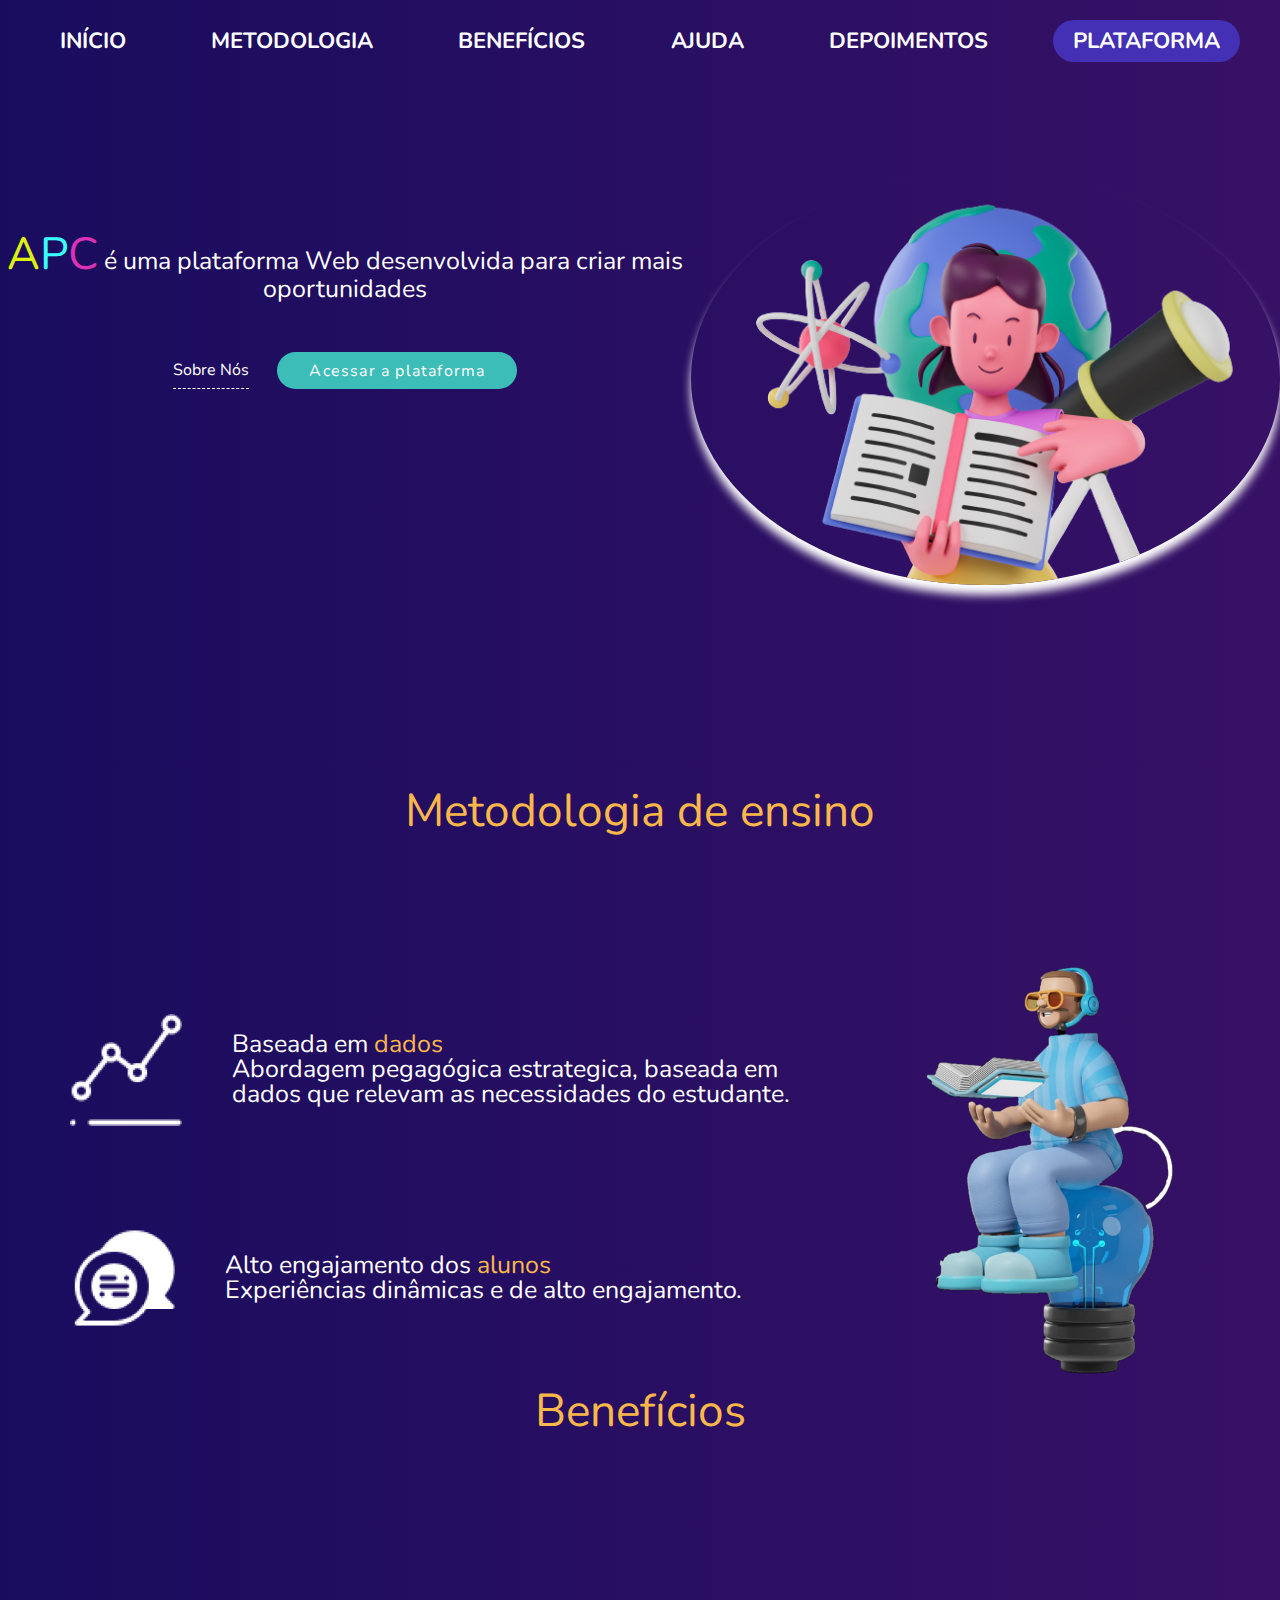
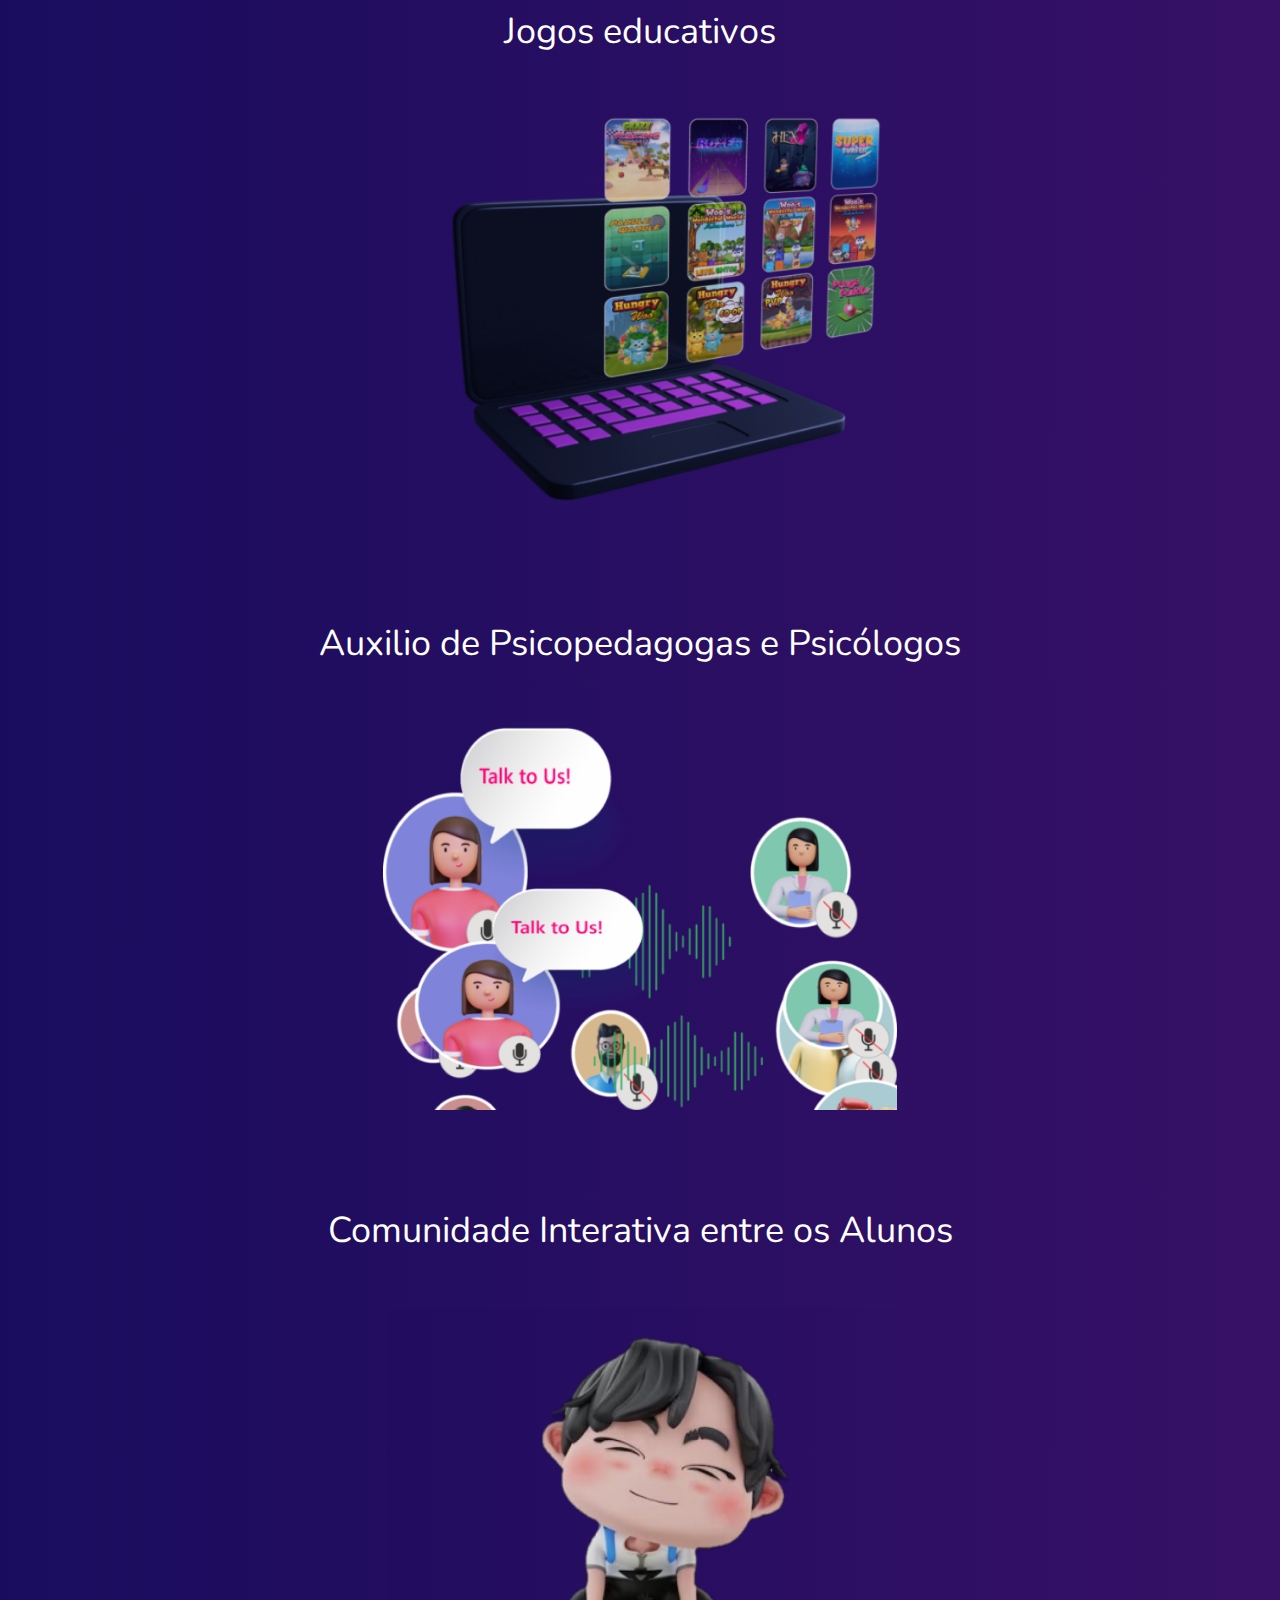
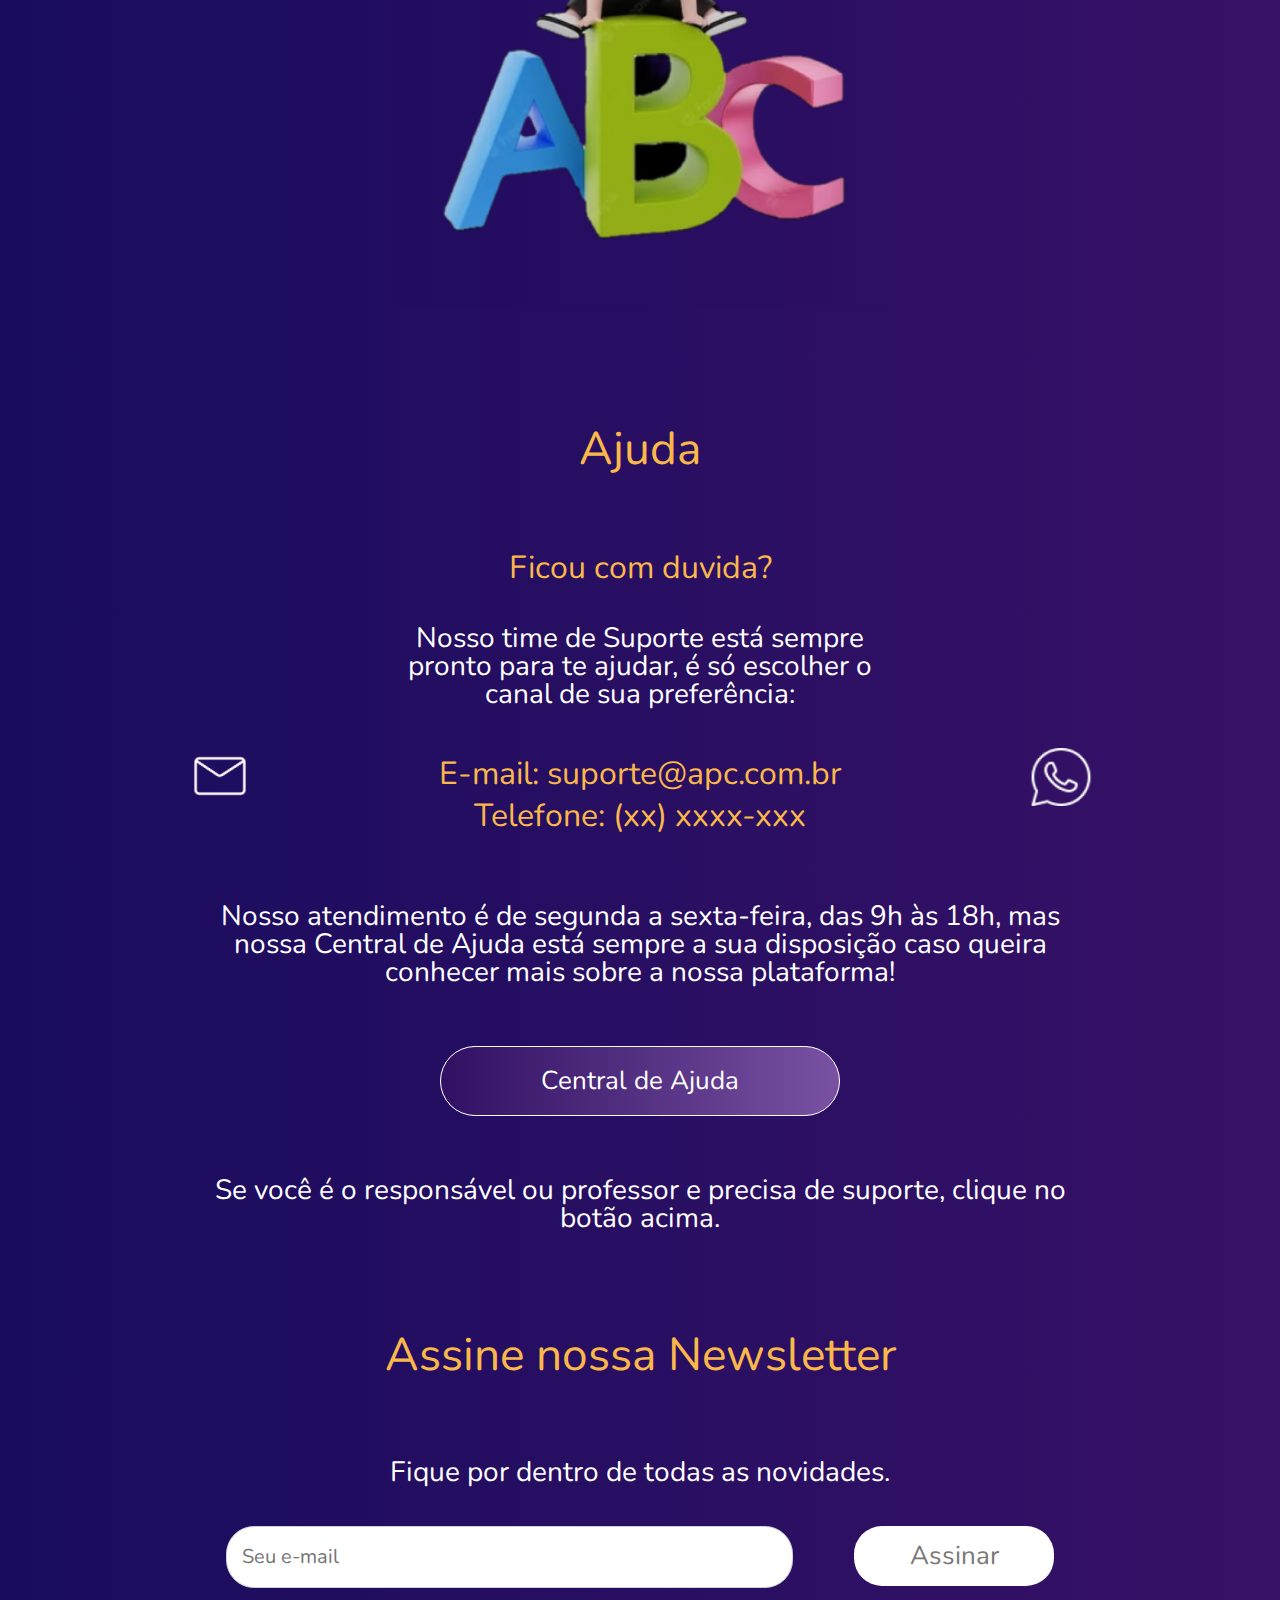
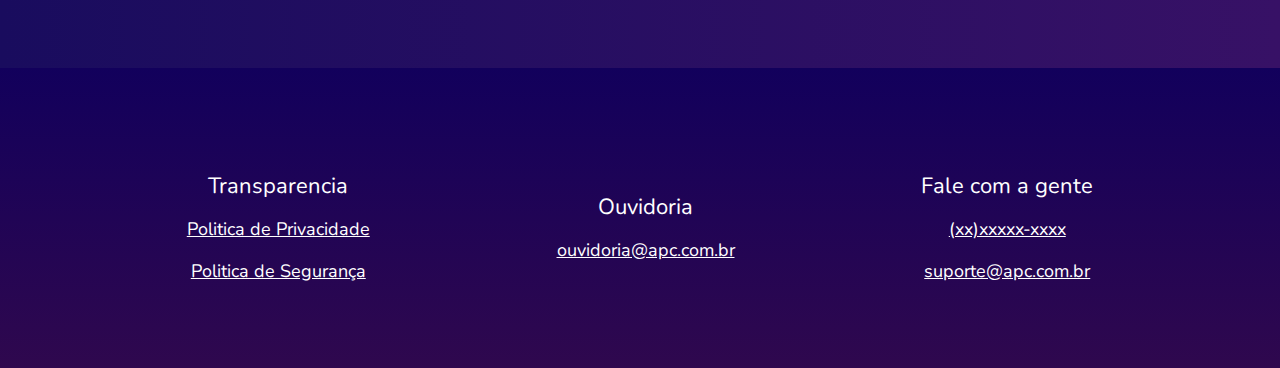
<file: Demoday/index.html>
<!DOCTYPE html>
<html lang="pt-br">
<head>
  <meta charset="UTF-8">
  <meta http-equiv="X-UA-Compatible" content="IE=edge">
  <meta name="viewport" content="width=device-width, initial-scale=1.0">
  <link rel="stylesheet" href="./src/styles/reset.css">
  <link rel="stylesheet" href="./src/styles/style.css">
  <title>APC start</title>
</head>
<body>
  <header class="header-principal">
    <!-- <nav class="nav-header">
      <ul class="nav-list">
          <li><a href="">Início</a></li>
          <li><a href="">Metodologia</a></li>
          <li><a href="">Benefícios</a></li>
          <li><a href="">Ajuda</a></li>
          <li><a href="">Depoimentos</a></li> 
          <li><a href="">Plataforma</a></li> 
      </ul>
    </nav> -->
  </header>

  <section id="Principal">
    <div class="Infos">
      <h1><span class="Yellow">A</span><span class="Blue">P</span><span class="Pink">C</span> é uma plataforma Web desenvolvida para criar mais <span id="Gold">oportunidades</span></h1>

      <div class="buttons">
        <button class="btn-sobre">Sobre Nós</button>
        <button class="btn-acesso">Acessar a plataforma</button>
      </div>
    </div>

    <div class="Met-image">
      <img src="./src/assets/img/home/Menina-segurando-livro.png" alt="">
    </div>
  </section>
  
  <section id="Metodologia">
    <div class="titulo">
      <h1>Metodologia de ensino</h1>
    </div>
      

      <div class="Cont-meto">
        <div class="Info-meto">
          <div class="dados">
            <img src="./src/assets/img/home/dados.png" alt="">
            <div>
              <h2>Baseada em <span class="Gold">dados</span></h2>
              <h3>Abordagem pegagógica estrategica, baseada em dados que relevam as necessidades do estudante.</h3>
            </div>
            
          </div>
      
          <div class="papo">
            <img src="./src/assets/img/home/bate-papo.png" alt="">
            <div>
              <h2>Alto engajamento dos <span class="Gold">alunos</span></h2>
              <h3>Experiências dinâmicas e de alto engajamento.</h3>
            </div>
            
          </div>
        </div>
        
        <div class="img-meto">
          <img src="./src/assets/img/home/cara-sentado-lendo.png" alt="">
        </div>
      </div>
  </section>

  <section id="Beneficios">
    <div class="titulo">
      <h1>Benefícios</h1>
    </div>

    <div class="bene-infos">
      <div class="bene-compo">
        <h2>Jogos educativos</h2>
        <img src="./src/assets/img/home/note-com-jogos.png" alt="">
      </div>

      <div class="bene-compo">
        <h2>Auxilio de Psicopedagogas e Psicólogos</h2>
        <img src="./src/assets/img/home/pessoas-falando.png" alt="">
      </div>

      <div class="bene-compo">
        <h2>Comunidade Interativa entre os Alunos</h2>
        <img src="./src/assets/img/home/menino-e-letras.png" alt="">
      </div>
    </div>
  </section>

  <section id="Ajuda">
      <div class="titulo">
        <h1>Ajuda</h1>
      </div>

      <div class="ajuda-compo">
        <div class="ajuda-info">
          <h2>Ficou com duvida?</h2>
          <p>Nosso time de Suporte está sempre pronto para te ajudar, é só escolher o canal de sua preferência:</p>
        </div>

        <div class="ajuda-contato">
          <img src="./src/assets/img/home/email-icone.png" alt="">
          <ul>
            <li>E-mail: suporte@apc.com.br</li>
            <li>Telefone: (xx) xxxx-xxx</li>
          </ul>
          <img src="./src/assets/img/home/whats-icone.png" alt="">
        </div>

        <div class="ajuda-central">
          <p>Nosso atendimento é de segunda a sexta-feira, das 9h às 18h, mas nossa Central de Ajuda está sempre a sua disposição caso queira conhecer mais sobre a nossa plataforma!</p>

          <button class="btn-central">Central de Ajuda</button>

          <p>Se você é o responsável ou professor e precisa de suporte, clique no botão acima.</p>
        </div>
      </div>
  </section>

  <section id="Depoimentos">

  </section>

  <section id="Newsletter">
    <div class="titulo">
      <h1>Assine nossa Newsletter</h1>
    </div>

    <div class="News-email">
      <p>Fique por dentro de todas as novidades.</p>

      <div class="News-forms">
        <input type="text" placeholder="Seu e-mail" id="Txtemail"/>

        <button id="InsBtn">Assinar</button>
      </div>
    </div>
  </section>

  <footer>
    <div class="Links">
      <ul>
          <li><h3>Transparencia</h3></li>
          <li><a href="#">Politica de Privacidade</a></li>
          <li><a href="#">Politica de Segurança</a></li>
      </ul>
    </div>

    <div class="Links">
      <ul>
        <li><h3>Ouvidoria</h3></li>
        <li><a href="#">ouvidoria@apc.com.br</a></li>
      </ul>
    </div>
      
    <div class="Links">
      <ul>
        <li><h3>Fale com a gente</h3></li>
        <li><a href="#">(xx)xxxxx-xxxx</a></li>
        <li><a href="#">suporte@apc.com.br</a></li>
      </ul>
    </div>
  </footer>

  <script src="./src/js/nav-header.js"></script>
  <script>
    let links = [
      {
        link: "#",
        texto: "Início"
      },
      {
        link: "#",
        texto: "Metodologia"
      },
      {
        link: "#",
        texto: "Benefícios"
      },
      {
        link: "#",
        texto: "Ajuda"
      },
      {
        link: "#",
        texto: "Depoimentos"
      },
      {
        link: "#",
        texto: "Plataforma"
      }
    ];
    paginaPrincipal = true;

    criandoHeader();
  </script>
</body>
</html>
</file>
<file: Demoday/src/styles/style.css>
@import url('https://fonts.googleapis.com/css2?family=Nunito:wght@700&display=swap');

#Principal{
    display: flex;
    justify-content: space-evenly;
    height: auto;
    background-image: linear-gradient(to right, #190c5e, #371166);
    font-family: Nunito;
    color: #fff;
    padding-bottom: 100px;
    padding-top: 82px;
}

.Infos{
    width: 700px;
    font-size: 25px;
    text-align: center;
    padding-top: 150px;
}

.Yellow{
    color: #DEF00E;
    font-size: 45px;
}

.Blue{
    color: #3BFFFF;
    font-size: 45px;
}

.Pink{
    color: #DC30B6;
    font-size: 45px;
}

.Gold{
    color:#FAB84B;
}

.Met-image{
    margin-top: 90px;
    
}

.Met-image img{
    width: 100%;
    border-radius: 100%;
    box-shadow: 0px 10px 10px 0px ;
}

.btn-sobre{
    height: 37px;
    font-size: 16px;
    font-family: Nunito;
    background-color: transparent;
    color: #fff;
    border-bottom: dashed 1px #fff;
    cursor: pointer;
}

.btn-acesso{
    height: 37px;
    width: 240px;
    font-size: 16px;
    font-family: Nunito;
    padding-left: 5px;
    padding-right: 5px;
    letter-spacing: 1.2px;
    background-color: #3DBDB8;
    color: #fff;
    border: none;
    border-radius: 20px;
    cursor: pointer;
  
}

.buttons{
    width: 400px;
    display: flex;
    justify-content: space-evenly;
    padding-top: 50px;
    margin: auto;
}

#Metodologia{
    display: flex;
    flex-direction: column;
    justify-content: space-evenly;
    height: 600px;
    background-image: linear-gradient(to right, #190c5e, #371166);
}

.titulo{
    margin: auto;
    font-family: Nunito;
    color: #FAB84B;
    font-size: 46px;
    padding-top: 100px;
    padding-bottom: 80px;
}

.Cont-meto{
    display: flex;
}

.Info-meto{
    flex-direction: column;
    margin-top: 100px;
}

.dados{
    display: flex;
    font-family: Nunito;
    color: #fff;
    width: 800px;
    font-size: 25px;
    align-items: center;
}

.dados img{
    padding-right: 50px;
    padding-left: 70px;
    width: 14%;
    height: 100%;
}

.papo{
    display: flex;
    font-family: Nunito;
    color: #fff;
    width: 750px;
    font-size: 25px;
    margin-top: 100px;
    align-items: center;
}

.papo img{
    padding-right: 50px;
    padding-left: 70px;
    width: 14%;
    height: 100%;
}

.img-meto img{
    width: 100%;
}

#Beneficios{
    display: flex;
    flex-direction: column;
    height: auto;
    background-image: linear-gradient(to right, #190c5e, #371166);
    text-align: center;
}

.bene-infos{
    margin: auto;
}

.bene-infos h2{
    font-family: Nunito;
    color: #fff;
    font-size: 36px;
    padding-bottom: 60px;
}

.bene-compo{
    margin-top: 100px;
}

.bene-compo img{
    width: 80%;
}

#Ajuda{
    display: flex;
    flex-direction: column;
    height: auto;
    background-image: linear-gradient(to right, #190c5e, #371166);
    text-align: center;
}

.ajuda-info{
    font-size: 32px;
    color: #FAB84B;
    font-family: Nunito;
}

.ajuda-info p{
    margin: auto;
    font-size: 28px;
    color: #fff;
    width: 500px;
    padding-top: 40px;
}

.ajuda-contato{
    display: flex;
    justify-content: space-evenly;
    font-size: 32px;
    color: #FAB84B;
    font-family: Nunito;
    padding-top: 40px;
}

.ajuda-contato li{
    padding-top: 10px;
}

.ajuda-contato img{
    align-items: center;
    width: 5%;
    height: 3%;
}

.ajuda-central{
    margin: auto;
    font-size: 28px;
    color: #fff;
    font-family: Nunito;
    width: 70%;
    padding-top: 70px;
}

.btn-central{
    margin-top: 60px;
    margin-bottom: 60px;
    width: 400px;
    height: 70px;
    font-family: Nunito;
    color: #fff;
    background-image: linear-gradient(to right, #311063, #55228BC4);
    border-radius: 50px;
    border: solid 1px #fff;
    font-size: 26px;
    cursor: pointer;
}

#Newsletter{
    display: flex;
    flex-direction: column;
    height: auto;
    background-image: linear-gradient(to right, #190c5e, #371166);
    text-align: center;
}

.News-email{
    margin: auto;
    text-align: center;
    font-size: 28px;
    color: #fff;
    font-family: Nunito;
}

.News-forms{
    padding-top: 40px;
    width: 950px;
    display: flex;
    justify-content: space-evenly;
    margin-bottom: 80px;
}



#Txtemail{
    width: 550px;
    height: 60px;
    border-radius: 28px;
    border: solid 1px #d0d0d0;
    color: #7C7777;
    font-family: Nunito;
    font-size: 20px;
    padding-left: 15px;
}

#InsBtn{
    color: #7C7777;
    background-color: #fff;
    border: none;
    border-radius: 28px;
    height: 60px;
    width: 200px;
    font-size: 26px;
    font-family: Nunito;
    cursor: pointer;
}

footer{
    display: flex;
    align-items: center;
    justify-content: space-evenly;
    text-align: center;
    height: 300px;
    color: #fff;
    background: linear-gradient(to bottom, #12005C 0%, #2F084E 100%);
}

.Links{
    font-family: Nunito;
    font-size: 22px;
}

footer li{
    padding-top: 20px;
}

footer a{
    font-size: 18px;
    color: #fff;
    text-decoration: underline;
}
</file>
